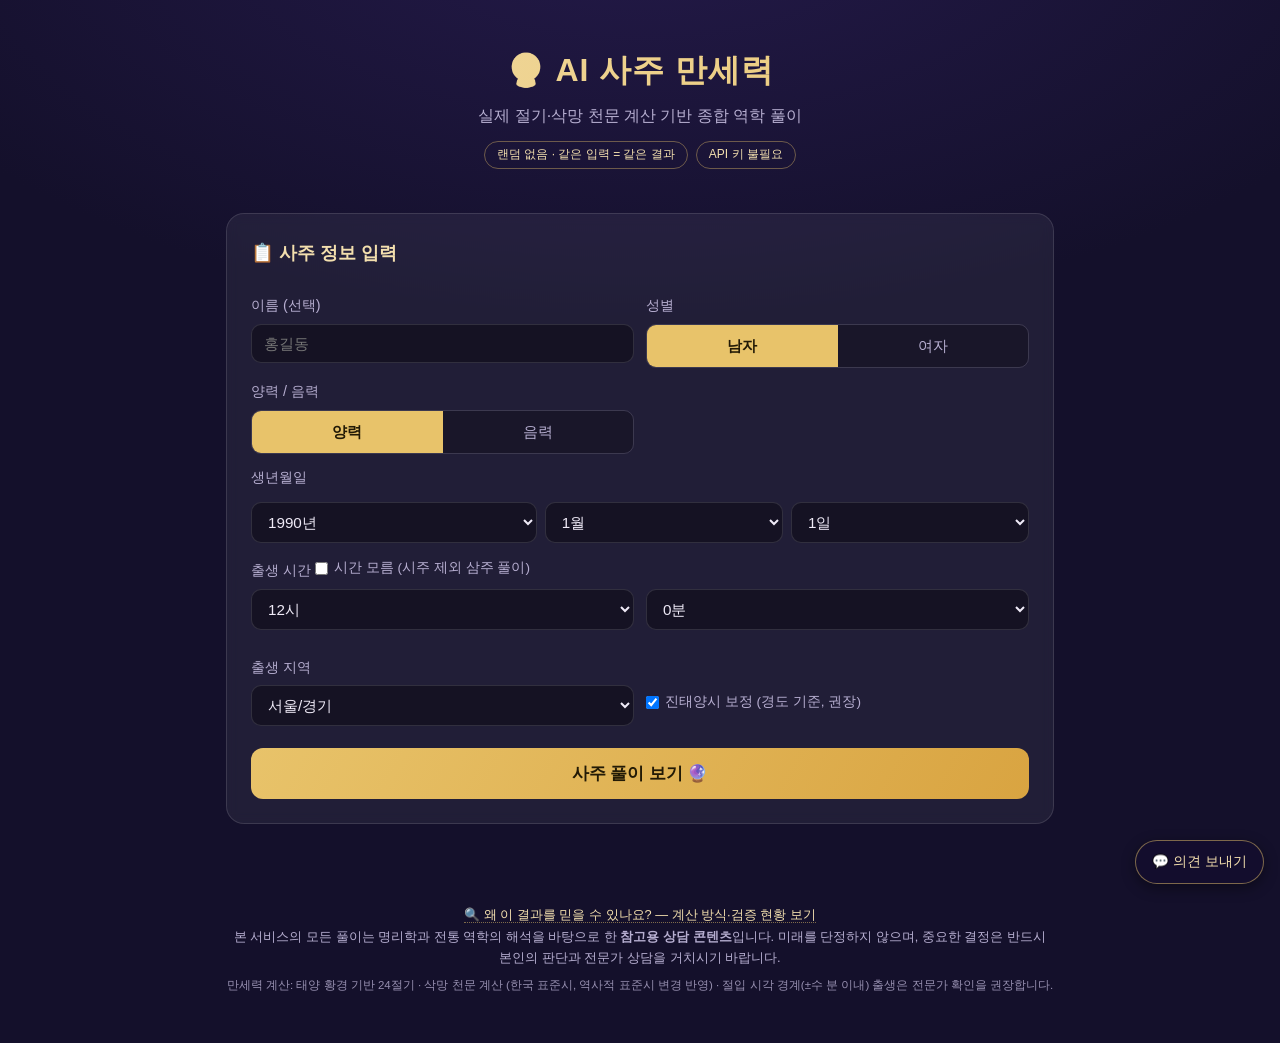
<file: index.html>
<!DOCTYPE html>
<html lang="ko">
<head>
<meta charset="UTF-8">
<meta name="viewport" content="width=device-width, initial-scale=1.0">
<title>🔮 AI 사주 만세력 — 종합 역학 풀이</title>
<meta name="description" content="실제 절기 천문 계산 기반 만세력. 사주팔자 · 오행 · 대운 · 운세 · 천기누설을 무료로 풀이합니다.">
<link rel="stylesheet" href="css/style.css">
</head>
<body>

<header class="hero">
  <h1>🔮 AI 사주 만세력</h1>
  <p class="sub">실제 절기·삭망 천문 계산 기반 종합 역학 풀이</p>
  <p class="badge-row">
    <span class="badge">랜덤 없음 · 같은 입력 = 같은 결과</span>
    <span class="badge">API 키 불필요</span>
  </p>
</header>

<main>
  <!-- 오늘의 운세 위젯 (재방문 시 자동 표시) -->
  <section class="card widget-card hidden" id="widgetCard"></section>

  <!-- 입력 -->
  <section class="card input-card" id="inputCard">
    <h2>📋 사주 정보 입력</h2>
    <form id="sajuForm">
      <div class="grid2">
        <label>이름 (선택)
          <input type="text" id="name" placeholder="홍길동" maxlength="20" autocomplete="off">
        </label>
        <label>성별
          <div class="seg" role="radiogroup">
            <input type="radio" name="gender" id="gM" value="M" checked><label for="gM">남자</label>
            <input type="radio" name="gender" id="gF" value="F"><label for="gF">여자</label>
          </div>
        </label>
      </div>

      <div class="grid2">
        <label>양력 / 음력
          <div class="seg">
            <input type="radio" name="cal" id="calS" value="solar" checked><label for="calS">양력</label>
            <input type="radio" name="cal" id="calL" value="lunar"><label for="calL">음력</label>
          </div>
        </label>
        <label id="leapWrap" class="hidden">윤달 여부
          <div class="seg">
            <input type="radio" name="leap" id="leapN" value="0" checked><label for="leapN">평달</label>
            <input type="radio" name="leap" id="leapY" value="1"><label for="leapY">윤달</label>
          </div>
        </label>
      </div>

      <label>생년월일</label>
      <div class="grid3">
        <select id="bYear" aria-label="년"></select>
        <select id="bMonth" aria-label="월"></select>
        <select id="bDay" aria-label="일"></select>
      </div>

      <label class="mt">출생 시간
        <span class="inline-check"><input type="checkbox" id="unknownTime"> <span>시간 모름 (시주 제외 삼주 풀이)</span></span>
      </label>
      <div class="grid2" id="timeRow">
        <select id="bHour" aria-label="시"></select>
        <select id="bMin" aria-label="분"></select>
      </div>

      <div class="grid2 mt">
        <label>출생 지역
          <select id="region"></select>
        </label>
        <label class="inline-check mt-label">
          <input type="checkbox" id="trueSolar" checked>
          <span>진태양시 보정 (경도 기준, 권장)</span>
        </label>
      </div>

      <button type="submit" class="cta">사주 풀이 보기 🔮</button>
    </form>
  </section>

  <!-- 결과 -->
  <div id="results" class="hidden">
    <div id="printCover" class="print-only"></div>
    <section class="card" id="secPillars"></section>
    <section class="card" id="secElements"></section>
    <section class="card" id="secPersona"></section>
    <section class="card" id="secStrength"></section>
    <section class="card" id="secLife"></section>
    <section class="card" id="secDaeun"></section>
    <section class="card" id="secFortune"></section>
    <section class="card" id="secGraph"></section>
    <section class="card" id="secSecret"></section>
    <section class="card" id="secLucky"></section>

    <!-- AI 상담 -->
    <section class="card" id="secConsult">
      <h2>💬 AI 사주 상담</h2>
      <p class="muted">사주 원국 · 현재 대운 · 세운 · 향후 12개월 월운을 종합해 상담사처럼 답해드립니다.</p>
      <div class="chips preset-chips" id="consultPresets"></div>
      <div class="consult-input">
        <input type="text" id="consultQ" placeholder="예: 퇴사해도 될까요? / 창업해도 될까요?" maxlength="80">
        <button id="consultBtn">상담받기</button>
      </div>
      <div id="consultA"></div>
    </section>

    <!-- 택일 -->
    <section class="card" id="secTaekil">
      <h2>📅 택일 — 앞으로 30일 중 좋은 날</h2>
      <p class="muted">나의 사주와 매일의 일진을 대조해 목적별 길일을 추천합니다.</p>
      <div class="seg period-seg" id="taekilPeriod"></div>
      <div class="seg purpose-seg" id="taekilPurpose"></div>
      <div id="taekilResult"></div>
    </section>

    <!-- 궁합 -->
    <section class="card" id="secGunghap">
      <h2>💞 궁합 — 상대방 정보 입력</h2>
      <p class="muted">연인·배우자·동업자 등 상대의 사주와 비교해 다섯 가지 합을 분석합니다.</p>
      <form id="gunghapForm">
        <div class="grid2">
          <label>상대 성별
            <div class="seg">
              <input type="radio" name="pGender" id="pgM" value="M" checked><label for="pgM">남자</label>
              <input type="radio" name="pGender" id="pgF" value="F"><label for="pgF">여자</label>
            </div>
          </label>
          <label>양력 / 음력
            <div class="seg">
              <input type="radio" name="pCal" id="pCalS" value="solar" checked><label for="pCalS">양력</label>
              <input type="radio" name="pCal" id="pCalL" value="lunar"><label for="pCalL">음력</label>
            </div>
          </label>
        </div>
        <label id="pLeapWrap" class="hidden">윤달 여부
          <div class="seg">
            <input type="radio" name="pLeap" id="pLeapN" value="0" checked><label for="pLeapN">평달</label>
            <input type="radio" name="pLeap" id="pLeapY" value="1"><label for="pLeapY">윤달</label>
          </div>
        </label>
        <label class="mt">상대 생년월일</label>
        <div class="grid3">
          <select id="pYear" aria-label="년"></select>
          <select id="pMonth" aria-label="월"></select>
          <select id="pDay" aria-label="일"></select>
        </div>
        <label class="mt">출생 시간
          <span class="inline-check"><input type="checkbox" id="pUnknownTime" checked> <span>시간 모름</span></span>
        </label>
        <div class="grid2 hidden" id="pTimeRow">
          <select id="pHour" aria-label="시"></select>
          <select id="pMin" aria-label="분"></select>
        </div>
        <button type="submit" class="cta">궁합 보기 💞</button>
      </form>
      <div id="gunghapResult"></div>
    </section>

    <div class="action-row">
      <button id="btnPrint" class="ghost">🖨️ 인쇄 / PDF 저장</button>
      <button id="btnShare" class="ghost">🔗 결과 링크 복사</button>
      <button id="btnReset" class="ghost">↺ 다시 입력</button>
    </div>
  </div>
</main>

<footer>
  <p><a class="trust-link" href="trust.html">🔍 왜 이 결과를 믿을 수 있나요? — 계산 방식·검증 현황 보기</a></p>
  <p>본 서비스의 모든 풀이는 명리학과 전통 역학의 해석을 바탕으로 한 <strong>참고용 상담 콘텐츠</strong>입니다.
  미래를 단정하지 않으며, 중요한 결정은 반드시 본인의 판단과 전문가 상담을 거치시기 바랍니다.</p>
  <p class="tiny">만세력 계산: 태양 황경 기반 24절기 · 삭망 천문 계산 (한국 표준시, 역사적 표준시 변경 반영) ·
  절입 시각 경계(±수 분 이내) 출생은 전문가 확인을 권장합니다.</p>
</footer>

<a class="feedback-fab" href="mailto:akfnld1@gmail.com?subject=%5BAI%20%EC%82%AC%EC%A3%BC%20%EB%A7%8C%EC%84%B8%EB%A0%A5%5D%20%EC%9D%98%EA%B2%AC%20%EB%B3%B4%EB%82%B4%EA%B8%B0" title="불편한 점이나 개선 의견 보내기">💬 의견 보내기</a>

<script src="js/astro.js"></script>
<script src="js/manse.js"></script>
<script src="js/analysis.js"></script>
<script src="js/texts.js"></script>
<script src="js/consult.js"></script>
<script src="js/gunghap.js"></script>
<script src="js/taekil.js"></script>
<script src="js/analytics.js"></script>
<script src="js/app.js"></script>
<script src="js/features-ui.js"></script>
<script src="js/graph.js"></script>
<script src="js/widget.js"></script>
</body>
</html>
</file>
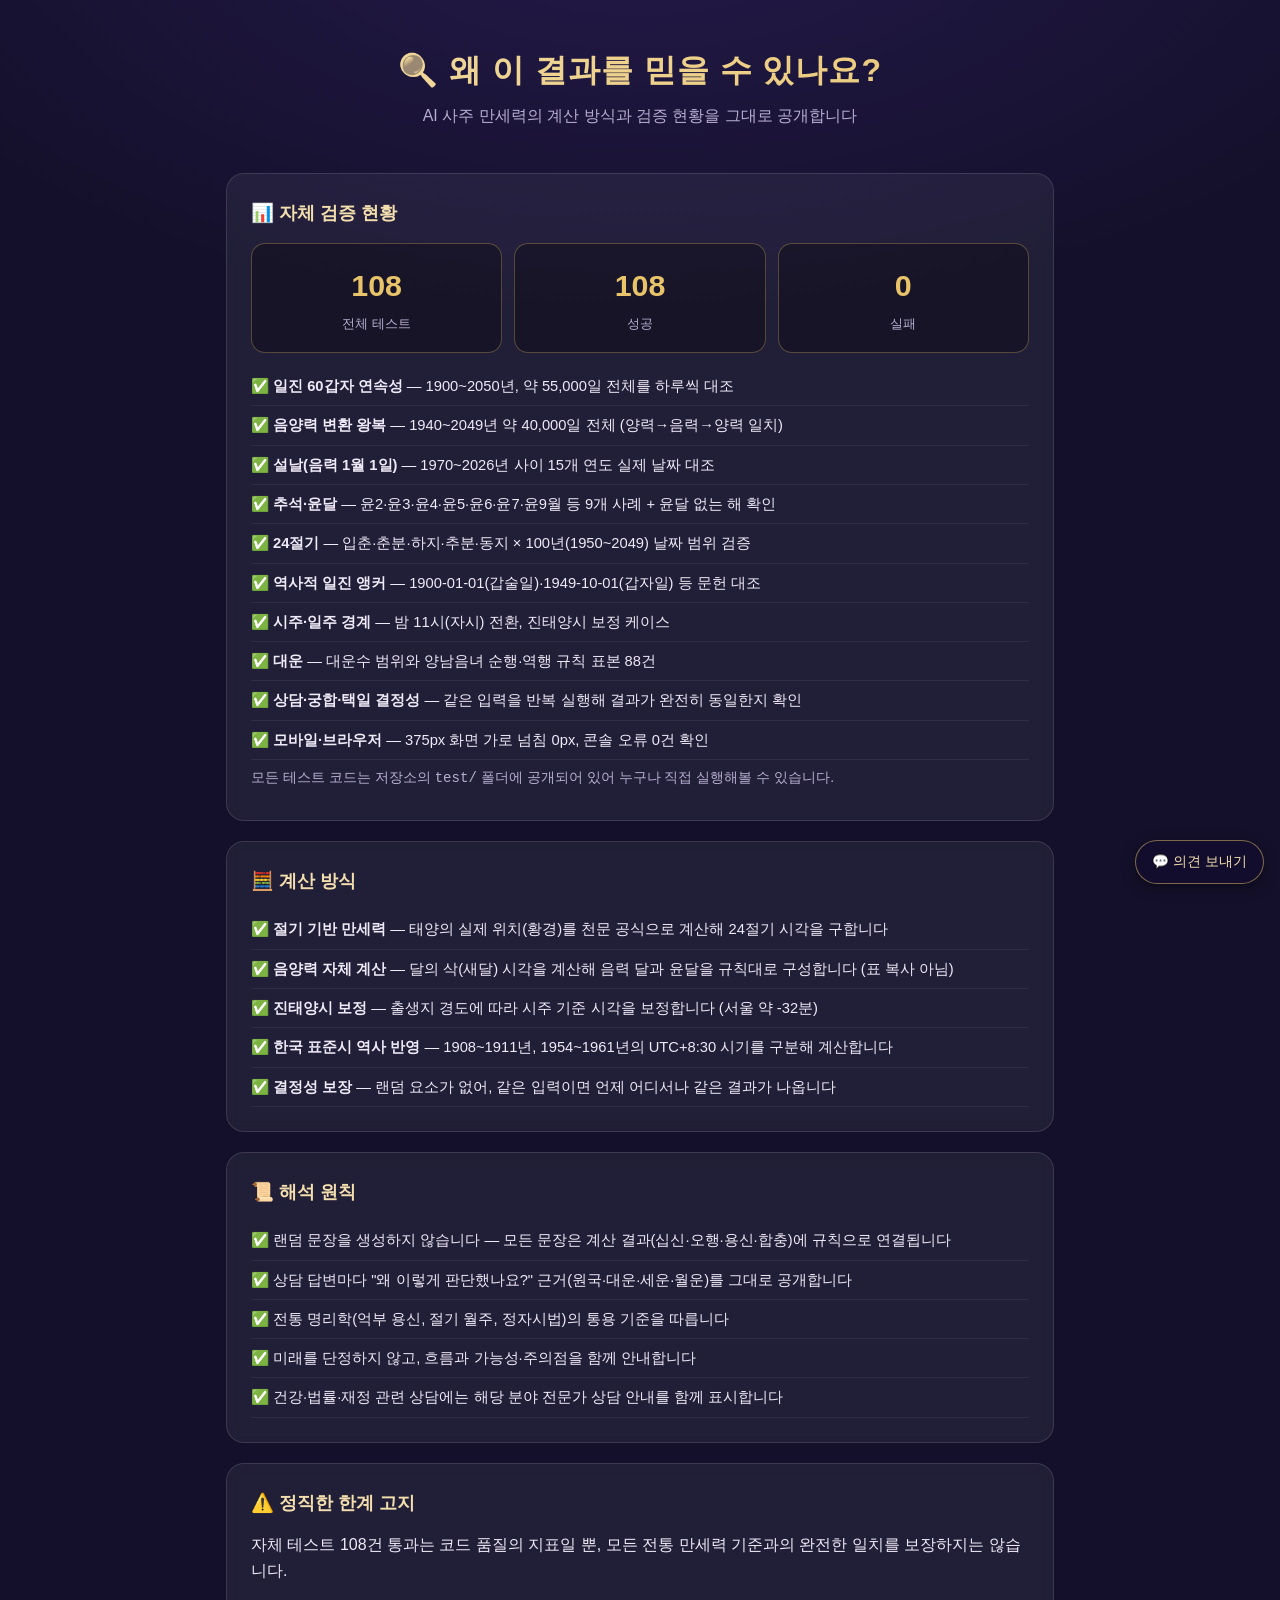
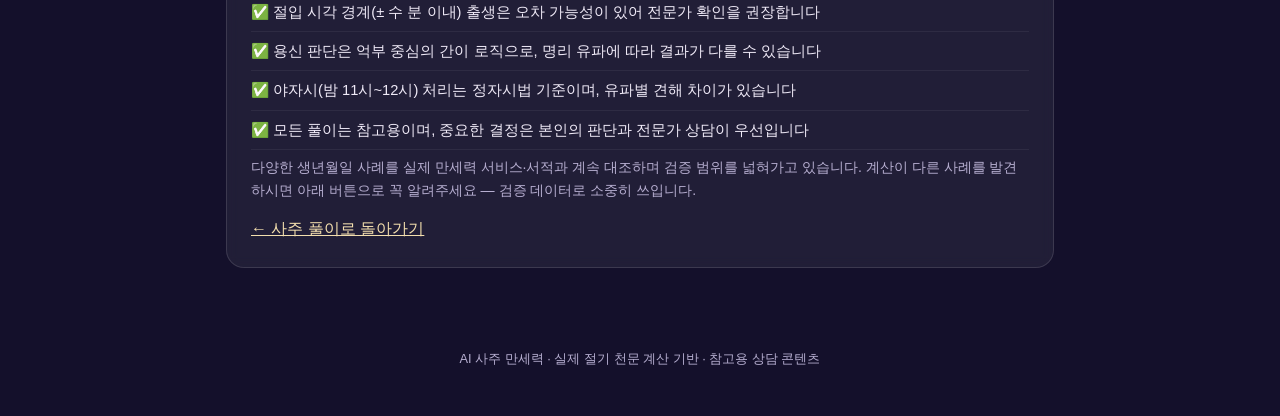
<file: trust.html>
<!DOCTYPE html>
<html lang="ko">
<head>
<meta charset="UTF-8">
<meta name="viewport" content="width=device-width, initial-scale=1.0">
<title>왜 이 결과를 믿을 수 있나요? — AI 사주 만세력</title>
<meta name="description" content="AI 사주 만세력의 계산 방식과 검증 현황을 공개합니다. 랜덤 문장 없이, 천문 계산과 명리 규칙만으로 동작합니다.">
<link rel="stylesheet" href="css/style.css">
<style>
  .stat-row { display: flex; gap: 12px; flex-wrap: wrap; margin: 14px 0; }
  .stat-tile {
    flex: 1; min-width: 130px; text-align: center; padding: 16px 10px;
    background: rgba(0,0,0,0.28); border: 1px solid rgba(232,195,106,0.3); border-radius: 14px;
  }
  .stat-num { display: block; font-size: 1.9rem; font-weight: 900; color: var(--gold); }
  .stat-label { font-size: 0.8rem; color: var(--muted); }
  .check-list { list-style: none; }
  .check-list li { padding: 7px 0; border-bottom: 1px solid rgba(255,255,255,0.06); font-size: 0.92rem; }
  .check-list li::before { content: "✅ "; }
  .back-link { display: inline-block; margin-top: 8px; color: var(--gold-soft); }
</style>
</head>
<body>

<header class="hero">
  <h1>🔍 왜 이 결과를 믿을 수 있나요?</h1>
  <p class="sub">AI 사주 만세력의 계산 방식과 검증 현황을 그대로 공개합니다</p>
</header>

<main>
  <section class="card">
    <h2>📊 자체 검증 현황</h2>
    <div class="stat-row">
      <div class="stat-tile"><span class="stat-num">108</span><span class="stat-label">전체 테스트</span></div>
      <div class="stat-tile"><span class="stat-num">108</span><span class="stat-label">성공</span></div>
      <div class="stat-tile"><span class="stat-num">0</span><span class="stat-label">실패</span></div>
    </div>
    <ul class="check-list">
      <li><b>일진 60갑자 연속성</b> — 1900~2050년, 약 55,000일 전체를 하루씩 대조</li>
      <li><b>음양력 변환 왕복</b> — 1940~2049년 약 40,000일 전체 (양력→음력→양력 일치)</li>
      <li><b>설날(음력 1월 1일)</b> — 1970~2026년 사이 15개 연도 실제 날짜 대조</li>
      <li><b>추석·윤달</b> — 윤2·윤3·윤4·윤5·윤6·윤7·윤9월 등 9개 사례 + 윤달 없는 해 확인</li>
      <li><b>24절기</b> — 입춘·춘분·하지·추분·동지 × 100년(1950~2049) 날짜 범위 검증</li>
      <li><b>역사적 일진 앵커</b> — 1900-01-01(갑술일)·1949-10-01(갑자일) 등 문헌 대조</li>
      <li><b>시주·일주 경계</b> — 밤 11시(자시) 전환, 진태양시 보정 케이스</li>
      <li><b>대운</b> — 대운수 범위와 양남음녀 순행·역행 규칙 표본 88건</li>
      <li><b>상담·궁합·택일 결정성</b> — 같은 입력을 반복 실행해 결과가 완전히 동일한지 확인</li>
      <li><b>모바일·브라우저</b> — 375px 화면 가로 넘침 0px, 콘솔 오류 0건 확인</li>
    </ul>
    <p class="muted">모든 테스트 코드는 저장소의 <code>test/</code> 폴더에 공개되어 있어 누구나 직접 실행해볼 수 있습니다.</p>
  </section>

  <section class="card">
    <h2>🧮 계산 방식</h2>
    <ul class="check-list">
      <li><b>절기 기반 만세력</b> — 태양의 실제 위치(황경)를 천문 공식으로 계산해 24절기 시각을 구합니다</li>
      <li><b>음양력 자체 계산</b> — 달의 삭(새달) 시각을 계산해 음력 달과 윤달을 규칙대로 구성합니다 (표 복사 아님)</li>
      <li><b>진태양시 보정</b> — 출생지 경도에 따라 시주 기준 시각을 보정합니다 (서울 약 -32분)</li>
      <li><b>한국 표준시 역사 반영</b> — 1908~1911년, 1954~1961년의 UTC+8:30 시기를 구분해 계산합니다</li>
      <li><b>결정성 보장</b> — 랜덤 요소가 없어, 같은 입력이면 언제 어디서나 같은 결과가 나옵니다</li>
    </ul>
  </section>

  <section class="card">
    <h2>📜 해석 원칙</h2>
    <ul class="check-list">
      <li>랜덤 문장을 생성하지 않습니다 — 모든 문장은 계산 결과(십신·오행·용신·합충)에 규칙으로 연결됩니다</li>
      <li>상담 답변마다 "왜 이렇게 판단했나요?" 근거(원국·대운·세운·월운)를 그대로 공개합니다</li>
      <li>전통 명리학(억부 용신, 절기 월주, 정자시법)의 통용 기준을 따릅니다</li>
      <li>미래를 단정하지 않고, 흐름과 가능성·주의점을 함께 안내합니다</li>
      <li>건강·법률·재정 관련 상담에는 해당 분야 전문가 상담 안내를 함께 표시합니다</li>
    </ul>
  </section>

  <section class="card">
    <h2>⚠️ 정직한 한계 고지</h2>
    <p>자체 테스트 108건 통과는 코드 품질의 지표일 뿐, 모든 전통 만세력 기준과의 완전한 일치를 보장하지는 않습니다.</p>
    <ul class="check-list" style="margin-top:8px">
      <li>절입 시각 경계(± 수 분 이내) 출생은 오차 가능성이 있어 전문가 확인을 권장합니다</li>
      <li>용신 판단은 억부 중심의 간이 로직으로, 명리 유파에 따라 결과가 다를 수 있습니다</li>
      <li>야자시(밤 11시~12시) 처리는 정자시법 기준이며, 유파별 견해 차이가 있습니다</li>
      <li>모든 풀이는 참고용이며, 중요한 결정은 본인의 판단과 전문가 상담이 우선입니다</li>
    </ul>
    <p class="muted mt">다양한 생년월일 사례를 실제 만세력 서비스·서적과 계속 대조하며 검증 범위를 넓혀가고 있습니다.
    계산이 다른 사례를 발견하시면 아래 버튼으로 꼭 알려주세요 — 검증 데이터로 소중히 쓰입니다.</p>
    <a class="back-link" href="index.html">← 사주 풀이로 돌아가기</a>
  </section>
</main>

<footer>
  <p>AI 사주 만세력 · 실제 절기 천문 계산 기반 · 참고용 상담 콘텐츠</p>
</footer>

<a class="feedback-fab" href="mailto:akfnld1@gmail.com?subject=%5BAI%20%EC%82%AC%EC%A3%BC%20%EB%A7%8C%EC%84%B8%EB%A0%A5%5D%20%EC%9D%98%EA%B2%AC%20%EB%B3%B4%EB%82%B4%EA%B8%B0" title="불편한 점이나 개선 의견 보내기">💬 의견 보내기</a>
<script src="js/analytics.js"></script>
</body>
</html>
</file>
<file: css/style.css>
/* ===== AI 사주 만세력 ===== */
* { margin: 0; padding: 0; box-sizing: border-box; }

:root {
  --bg1: #14102b;
  --bg2: #241a4a;
  --card: rgba(255, 255, 255, 0.06);
  --card-border: rgba(255, 255, 255, 0.12);
  --gold: #e8c36a;
  --gold-soft: #f3dfae;
  --text: #efeaf7;
  --muted: #b6aed0;
  --wood: #4caf7d;
  --fire: #e2574c;
  --earth: #d9a441;
  --metal: #c9cdd6;
  --water: #5b8dd9;
}

body {
  font-family: "Pretendard", "Apple SD Gothic Neo", "Malgun Gothic", sans-serif;
  background: radial-gradient(1200px 600px at 50% -100px, var(--bg2), var(--bg1) 70%);
  color: var(--text);
  min-height: 100vh;
  line-height: 1.65;
}

main { max-width: 860px; margin: 0 auto; padding: 0 16px 60px; }

/* ---- 헤더 ---- */
.hero { text-align: center; padding: 44px 16px 24px; }
.hero h1 {
  font-size: 2rem; letter-spacing: 1px;
  background: linear-gradient(120deg, var(--gold-soft), var(--gold));
  -webkit-background-clip: text; background-clip: text; color: transparent;
}
.hero .sub { color: var(--muted); margin-top: 6px; }
.badge-row { margin-top: 12px; display: flex; gap: 8px; justify-content: center; flex-wrap: wrap; }
.badge {
  font-size: 0.75rem; color: var(--gold-soft);
  border: 1px solid rgba(232, 195, 106, 0.4); border-radius: 999px; padding: 3px 12px;
}

/* ---- 카드 ---- */
.card {
  background: var(--card); border: 1px solid var(--card-border);
  border-radius: 18px; padding: 24px; margin-top: 20px;
  backdrop-filter: blur(6px);
}
.card h2 { font-size: 1.15rem; color: var(--gold-soft); margin-bottom: 14px; }
.card h3 { font-size: 1rem; color: var(--gold-soft); margin: 18px 0 6px; }
.card p { margin: 6px 0; }
.muted { color: var(--muted); font-size: 0.88rem; }
.hidden { display: none !important; }
.mt { margin-top: 14px; }

/* ---- 입력 폼 ---- */
form label { display: block; font-size: 0.9rem; color: var(--muted); margin-top: 12px; }
.grid2 { display: grid; grid-template-columns: 1fr 1fr; gap: 12px; }
.grid3 { display: grid; grid-template-columns: 1.2fr 1fr 1fr; gap: 8px; margin-top: 6px; }
input[type="text"], select {
  width: 100%; padding: 10px 12px; margin-top: 6px;
  background: rgba(0, 0, 0, 0.35); color: var(--text);
  border: 1px solid var(--card-border); border-radius: 10px;
  font-size: 0.95rem;
}
select { appearance: auto; }
.seg { display: flex; margin-top: 6px; border: 1px solid var(--card-border); border-radius: 10px; overflow: hidden; }
.seg input { display: none; }
.seg label {
  flex: 1; text-align: center; padding: 9px 0; margin: 0; cursor: pointer;
  color: var(--muted); font-size: 0.92rem; background: rgba(0, 0, 0, 0.25);
}
.seg input:checked + label { background: var(--gold); color: #221a06; font-weight: 700; }
.inline-check { display: inline-flex; align-items: center; gap: 6px; font-size: 0.85rem; color: var(--muted); cursor: pointer; }
.mt-label { margin-top: 34px; }
.cta {
  width: 100%; margin-top: 22px; padding: 14px;
  background: linear-gradient(120deg, var(--gold), #d9a441);
  color: #221a06; font-size: 1.05rem; font-weight: 800;
  border: none; border-radius: 12px; cursor: pointer;
}
.cta:hover { filter: brightness(1.08); }

/* ---- 원국 표 ---- */
.pillar-table { width: 100%; border-collapse: collapse; text-align: center; margin-top: 8px; }
.pillar-table th, .pillar-table td { padding: 7px 4px; border-bottom: 1px solid rgba(255,255,255,0.07); font-size: 0.85rem; }
.pillar-table th { color: var(--muted); font-weight: 500; }
.pillar-table .hanja {
  font-size: 1.9rem; font-weight: 800; line-height: 1.2;
  border-radius: 10px;
}
.rowlabel { color: var(--muted); font-size: 0.75rem !important; width: 64px; }
.e0 { color: var(--wood); } .e1 { color: var(--fire); } .e2 { color: var(--earth); }
.e3 { color: var(--metal); } .e4 { color: var(--water); }
.pill-meta { display: flex; gap: 14px; flex-wrap: wrap; margin-top: 14px; }
.pill-meta span { font-size: 0.85rem; color: var(--muted); }
.pill-meta b { color: var(--text); }

/* ---- 오행 차트 ---- */
.elem-row { display: flex; align-items: center; gap: 10px; margin: 8px 0; }
.elem-name { width: 64px; font-size: 0.9rem; }
.elem-bar-wrap { flex: 1; background: rgba(0,0,0,0.3); border-radius: 6px; height: 18px; overflow: hidden; }
.elem-bar { height: 100%; border-radius: 6px; transition: width 0.6s ease; }
.b0 { background: var(--wood); } .b1 { background: var(--fire); } .b2 { background: var(--earth); }
.b3 { background: var(--metal); } .b4 { background: var(--water); }
.elem-cnt { width: 30px; text-align: right; font-size: 0.85rem; color: var(--muted); }

/* ---- 태그/칩 ---- */
.chips { display: flex; flex-wrap: wrap; gap: 8px; margin-top: 8px; }
.chip {
  font-size: 0.8rem; padding: 4px 12px; border-radius: 999px;
  background: rgba(232,195,106,0.12); border: 1px solid rgba(232,195,106,0.3); color: var(--gold-soft);
}
.chip.bad { background: rgba(226,87,76,0.12); border-color: rgba(226,87,76,0.4); color: #f0a49d; }
.chip.good { background: rgba(76,175,125,0.12); border-color: rgba(76,175,125,0.4); color: #8fd8b2; }

/* ---- 점수 게이지 ---- */
.gauge { margin: 12px 0 4px; }
.gauge-head { display: flex; justify-content: space-between; font-size: 0.9rem; margin-bottom: 5px; }
.gauge-bar-wrap { background: rgba(0,0,0,0.3); border-radius: 8px; height: 14px; overflow: hidden; }
.gauge-bar { height: 100%; border-radius: 8px; background: linear-gradient(90deg, #8f6bd9, var(--gold)); transition: width 0.7s ease; }
.score-num { color: var(--gold); font-weight: 800; }

/* ---- 대운 타임라인 ---- */
.daeun-scroll { display: flex; gap: 10px; overflow-x: auto; padding: 10px 2px; }
.daeun-item {
  min-width: 86px; text-align: center; padding: 12px 6px;
  background: rgba(0,0,0,0.28); border: 1px solid var(--card-border); border-radius: 12px;
  flex-shrink: 0;
}
.daeun-item.now { border-color: var(--gold); box-shadow: 0 0 12px rgba(232,195,106,0.25); }
.daeun-age { font-size: 0.75rem; color: var(--muted); }
.daeun-gz { font-size: 1.25rem; font-weight: 800; margin: 4px 0; }
.daeun-god { font-size: 0.75rem; color: var(--gold-soft); }

/* ---- 천기누설 ---- */
.secret-list { list-style: none; }
.secret-list li {
  padding: 10px 12px; margin: 8px 0; border-radius: 10px;
  background: rgba(0,0,0,0.25); border-left: 3px solid var(--gold); font-size: 0.92rem;
}
.secret-list li.warn { border-left-color: var(--fire); }

/* ---- 로또 ---- */
.lotto-row { display: flex; gap: 10px; margin: 10px 0; flex-wrap: wrap; }
.ball {
  width: 44px; height: 44px; border-radius: 50%;
  display: flex; align-items: center; justify-content: center;
  font-weight: 800; font-size: 1.05rem; color: #fff;
  background: radial-gradient(circle at 30% 30%, #b18ae8, #6d4bb8);
  box-shadow: inset -3px -4px 8px rgba(0,0,0,0.3);
}

/* ---- AI 상담 ---- */
.preset-chips .chip { cursor: pointer; font-family: inherit; }
.preset-chips .chip:hover { background: rgba(232,195,106,0.25); }
.consult-input { display: flex; gap: 8px; margin-top: 14px; }
.consult-input input {
  flex: 1; padding: 12px; margin: 0;
  background: rgba(0,0,0,0.35); color: var(--text);
  border: 1px solid var(--card-border); border-radius: 10px; font-size: 0.95rem;
}
.consult-input button {
  padding: 12px 20px; background: linear-gradient(120deg, var(--gold), #d9a441);
  color: #221a06; font-weight: 800; border: none; border-radius: 10px; cursor: pointer; white-space: nowrap;
}
.consult-answer {
  margin-top: 16px; padding: 16px; border-radius: 12px;
  background: rgba(0,0,0,0.25); border: 1px solid var(--card-border);
}
.consult-q { color: var(--gold-soft); font-weight: 700; }
.consult-tips { margin: 8px 0 8px 18px; }
.consult-tips li { margin: 4px 0; font-size: 0.92rem; }

/* ---- 택일 ---- */
.purpose-seg { flex-wrap: wrap; }
.purpose-seg label { min-width: 90px; }
.taekil-top {
  display: flex; align-items: center; gap: 8px; flex-wrap: wrap;
  padding: 8px 12px; margin: 6px 0; border-radius: 10px;
  background: rgba(232,195,106,0.08); border: 1px solid rgba(232,195,106,0.25);
}
.taekil-stars { margin-left: auto; color: var(--gold); letter-spacing: 2px; }
.taekil-list { max-height: 320px; overflow-y: auto; border: 1px solid var(--card-border); border-radius: 10px; }
.taekil-day {
  display: flex; align-items: center; gap: 10px; padding: 6px 12px;
  border-bottom: 1px solid rgba(255,255,255,0.05); font-size: 0.88rem;
}
.taekil-day.top { background: rgba(232,195,106,0.1); }
.taekil-day.low { opacity: 0.55; }
.td-date { width: 44px; color: var(--muted); }
.td-gz { width: 56px; }
.td-stars { color: var(--gold); letter-spacing: 1px; }
.td-tags { margin-left: auto; font-size: 0.75rem; }

/* ---- 궁합 ---- */
.gh-score-card {
  display: flex; align-items: center; gap: 18px;
  margin: 16px 0; padding: 16px 20px; border-radius: 14px;
  background: rgba(232,195,106,0.08); border: 1px solid rgba(232,195,106,0.3);
}
.gh-big { font-size: 2.6rem; font-weight: 900; color: var(--gold); line-height: 1; }
.gh-total { font-size: 1rem; color: var(--muted); font-weight: 400; }
.gh-item { margin: 14px 0; }
.gh-head { display: flex; justify-content: space-between; font-size: 0.95rem; margin-bottom: 5px; }
.gh-desc { font-size: 0.9rem; color: var(--text); margin-top: 6px; }

/* ---- 오늘의 운세 위젯 ---- */
.widget-card { border-color: rgba(232,195,106,0.35); }
.widget-head { display: flex; justify-content: space-between; align-items: baseline; gap: 10px; flex-wrap: wrap; }
.w-link {
  background: none; border: none; color: var(--gold-soft); cursor: pointer;
  font-size: 0.85rem; padding: 4px 0; text-decoration: underline;
}
.widget-grid { margin: 10px 0; }
.w-row {
  display: flex; justify-content: space-between; align-items: center;
  padding: 7px 10px; margin: 4px 0; border-radius: 8px; background: rgba(0,0,0,0.22);
  font-size: 0.92rem;
}
.w-stars { color: var(--gold); letter-spacing: 2px; }
.w-stars .dim { color: rgba(255,255,255,0.15); }
.w-tip { font-size: 0.9rem; margin: 10px 0; }

/* ---- 10년 그래프 ---- */
.graph-tabs { flex-wrap: wrap; margin-bottom: 16px; }
.graph {
  display: flex; align-items: flex-end; gap: 6px;
  height: 190px; padding: 4px 2px 0;
}
.gcol { flex: 1; display: flex; flex-direction: column; align-items: center; height: 100%; min-width: 0; }
.gval { font-size: 0.72rem; color: var(--gold-soft); height: 16px; }
.gval.low { color: var(--muted); }
.gval.ghost { visibility: hidden; }
.gbar-wrap { flex: 1; width: 100%; display: flex; align-items: flex-end; justify-content: center; }
.gbar {
  width: 70%; max-width: 34px; min-height: 4px;
  background: linear-gradient(180deg, var(--gold), #a8842f);
  border-radius: 4px 4px 0 0; position: relative; cursor: default;
  transition: filter 0.15s;
}
.gbar.peak { box-shadow: 0 0 10px rgba(232,195,106,0.45); }
.gbar:hover { filter: brightness(1.25); }
.gbar:hover::after {
  content: attr(data-tip);
  position: absolute; bottom: calc(100% + 6px); left: 50%; transform: translateX(-50%);
  background: #0d0a20; color: var(--text); font-size: 0.75rem; white-space: nowrap;
  padding: 5px 10px; border-radius: 8px; border: 1px solid var(--card-border); z-index: 5;
}
.gyear { font-size: 0.72rem; color: var(--muted); margin-top: 5px; }
.gcol { cursor: pointer; border-radius: 8px; }
.gcol.sel { background: rgba(232,195,106,0.1); }
.gcol.sel .gbar { filter: brightness(1.25); }
.year-detail {
  margin-top: 14px; padding: 14px; border-radius: 12px;
  background: rgba(0,0,0,0.25); border: 1px solid rgba(232,195,106,0.3);
}

/* ---- 판단 근거 (상담) ---- */
.evidence { margin: 14px 0 6px; }
.evidence summary {
  cursor: pointer; color: var(--gold-soft); font-size: 0.9rem;
  padding: 8px 12px; border: 1px dashed rgba(232,195,106,0.4); border-radius: 10px;
  list-style: none;
}
.evidence summary::-webkit-details-marker { display: none; }
.evidence[open] summary { border-bottom-left-radius: 0; border-bottom-right-radius: 0; }
.evidence .widget-grid { margin: 8px 0 4px; }
.evi-chain { font-size: 0.8rem; padding: 0 4px; }
.w-row small { display: block; font-size: 0.72rem; line-height: 1.4; }

/* ---- 버튼 행 ---- */
.action-row { display: flex; gap: 10px; margin-top: 20px; flex-wrap: wrap; }
.ghost {
  flex: 1; min-width: 140px; padding: 12px; font-size: 0.92rem;
  background: transparent; color: var(--gold-soft);
  border: 1px solid rgba(232,195,106,0.4); border-radius: 12px; cursor: pointer;
}
.ghost:hover { background: rgba(232,195,106,0.1); }

/* ---- 푸터 ---- */
footer { max-width: 860px; margin: 0 auto; padding: 20px 16px 48px; color: var(--muted); font-size: 0.8rem; text-align: center; }
footer .tiny { font-size: 0.72rem; margin-top: 8px; opacity: 0.8; }
.trust-link { color: var(--gold-soft); text-decoration: none; border-bottom: 1px dotted rgba(232,195,106,0.5); }
.trust-link:hover { border-bottom-style: solid; }

/* ---- 피드백 버튼 ---- */
.feedback-fab {
  position: fixed; right: 16px; bottom: 16px; z-index: 50;
  background: rgba(20, 14, 46, 0.92); color: var(--gold-soft);
  border: 1px solid rgba(232,195,106,0.5); border-radius: 999px;
  padding: 10px 16px; font-size: 0.85rem; text-decoration: none;
  backdrop-filter: blur(4px); box-shadow: 0 4px 14px rgba(0,0,0,0.4);
}
.feedback-fab:hover { background: rgba(232,195,106,0.15); }
@media print { .feedback-fab, .trust-link { display: none !important; } }

@media (max-width: 560px) {
  .grid2 { grid-template-columns: 1fr; }
  .hero h1 { font-size: 1.6rem; }
  .mt-label { margin-top: 8px; }
  .card { padding: 16px 14px; }
  .pillar-table .hanja { font-size: 1.45rem; }
  .pillar-table th, .pillar-table td { padding: 5px 2px; font-size: 0.78rem; }
  .rowlabel { width: 46px; }
  .graph { gap: 3px; height: 160px; }
  .gval, .gyear { font-size: 0.6rem; }
  .gbar { width: 85%; }
  .seg label { font-size: 0.82rem; }
  .purpose-seg label { min-width: 70px; }
  .consult-input button { padding: 12px 14px; }
  .gh-big { font-size: 2rem; }
}

/* 넓은 콘텐츠는 자체 스크롤 (페이지 가로 스크롤 금지) */
.graph { overflow-x: auto; }
main { overflow-x: hidden; }

/* ---- 인쇄 (철학관 리포트) ---- */
.print-only { display: none; }
@media print {
  body { background: #fff; color: #222; }
  .hero, .input-card, .action-row, .badge-row, .widget-card,
  .consult-input, .preset-chips, .period-seg, .purpose-seg, .graph-tabs,
  #gunghapForm, .w-link { display: none !important; }
  .card { background: #fff; border: 1px solid #ddd; break-inside: avoid; page-break-inside: avoid; margin-top: 14px; }
  #secPillars, #secDaeun, #secSecret, #secConsult, #secGunghap { page-break-before: always; }
  .card h2, .card h3, .chip, .consult-q, .score-num, .gh-big { color: #7a5c00; }
  .muted, footer, form label { color: #666; }
  .elem-bar-wrap, .gauge-bar-wrap, .daeun-item, .secret-list li,
  .taekil-top, .taekil-day, .w-row, .consult-answer, .gh-score-card { background: #f4f2ec; border-color: #ddd; }
  .gbar { background: #b08b2e; }
  .gval, .gyear { color: #666; }
  .w-stars, .taekil-stars, .td-stars { color: #b08b2e; }
  .w-stars .dim { color: #ddd; }
  .taekil-list { max-height: none; overflow: visible; }
  .ball { background: #b08b2e; box-shadow: none; }

  /* 표지 */
  .print-only { display: block; }
  #printCover { page-break-after: always; }
  .cover-inner {
    text-align: center; padding-top: 25vh;
    border: 3px double #b08b2e; margin: 8px; height: 88vh; box-sizing: border-box;
  }
  .cover-deco { font-size: 3rem; color: #b08b2e; }
  .cover-title { font-size: 2.2rem; color: #7a5c00; margin: 12px 0 4px; letter-spacing: 6px; }
  .cover-sub { color: #999; letter-spacing: 4px; }
  .cover-info { margin: 36px 0; font-size: 1.05rem; line-height: 2; }
  .cover-score { margin: 10px 0 6px; }
  .cover-score-num { display: block; font-size: 3.4rem; font-weight: 900; color: #b08b2e; line-height: 1.1; }
  .cover-score-label { color: #666; font-size: 0.9rem; letter-spacing: 2px; }
  .cover-date { color: #666; margin-top: 22px; }
  .cover-note { color: #999; font-size: 0.75rem; margin-top: 10px; }
  .evidence { display: none !important; }
  .year-detail { background: #f4f2ec; border-color: #ddd; }
}
</file>
